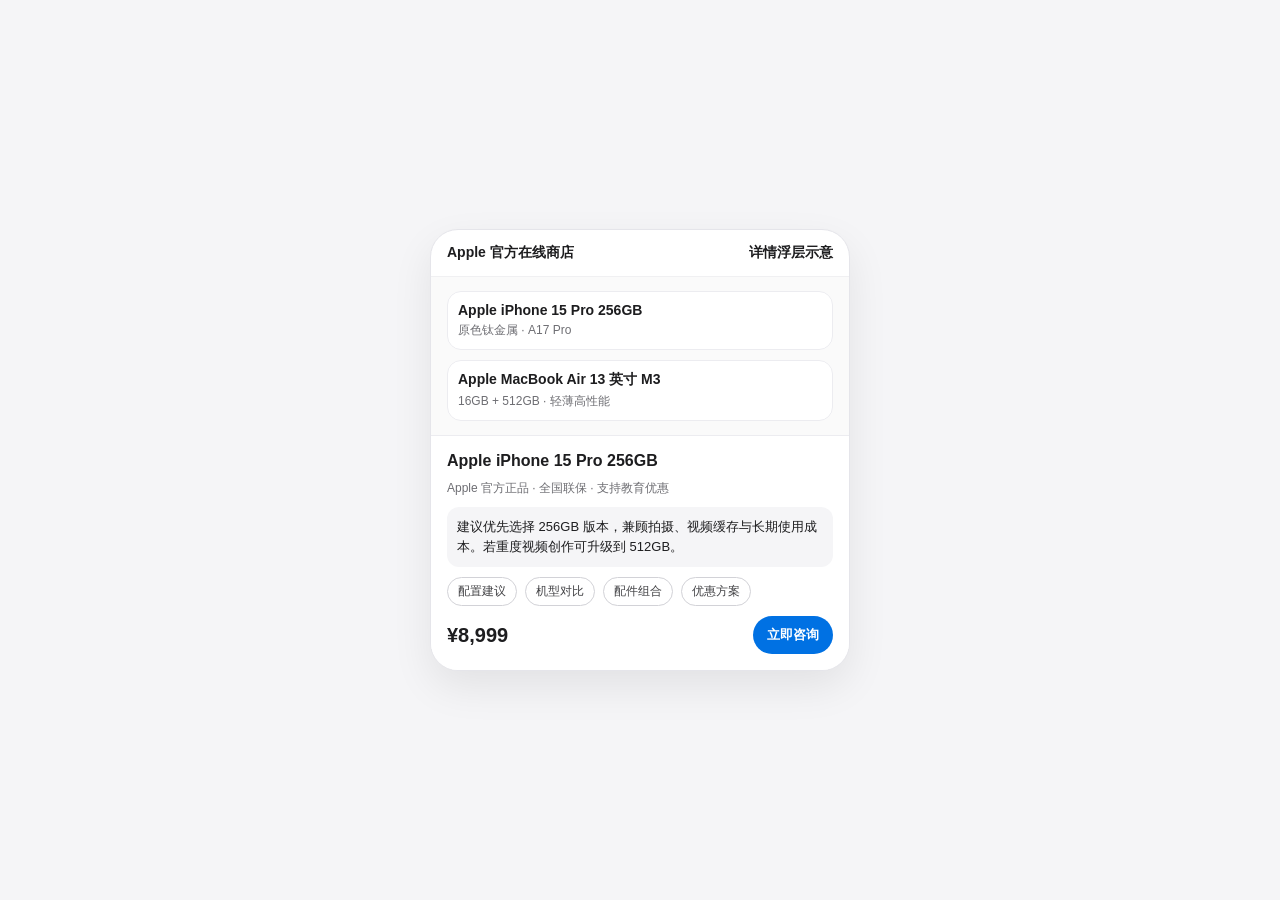
<file: detail-overlay-demo.html>
<!doctype html>
<html lang="zh-CN">
<head>
  <meta charset="UTF-8">
  <meta name="viewport" content="width=device-width, initial-scale=1, viewport-fit=cover">
  <title>Apple 详情浮层示意</title>
  <style>
    * { box-sizing: border-box; margin: 0; padding: 0; }
    body { font-family: -apple-system, BlinkMacSystemFont, "SF Pro Text", "PingFang SC", sans-serif; background: #f5f5f7; color: #1d1d1f; }
    .wrap { width: 100%; min-height: 100vh; display: grid; place-items: center; padding: 20px; }
    .phone { width: min(420px, 100%); border-radius: 28px; overflow: hidden; background: #fff; border: 1px solid #e5e5ea; box-shadow: 0 16px 40px rgba(0, 0, 0, 0.08); }
    .head { padding: 14px 16px; border-bottom: 1px solid #f0f0f2; font-size: 14px; font-weight: 600; display: flex; justify-content: space-between; }
    .feed { padding: 14px 16px; display: grid; gap: 10px; background: #fafafa; }
    .item { background: #fff; border: 1px solid #ececf0; border-radius: 14px; padding: 10px; display: grid; gap: 4px; }
    .item b { font-size: 14px; }
    .item span { font-size: 12px; color: #6e6e73; }
    .overlay { border-top: 1px solid #ececf0; padding: 16px; display: grid; gap: 10px; background: #fff; }
    .title { font-size: 16px; font-weight: 700; }
    .meta { font-size: 12px; color: #6e6e73; }
    .box { background: #f5f5f7; border-radius: 12px; padding: 10px; font-size: 13px; line-height: 1.55; }
    .chips { display: flex; gap: 8px; flex-wrap: wrap; }
    .chip { border: 1px solid #d2d2d7; border-radius: 999px; padding: 5px 10px; font-size: 12px; color: #424245; background: #fff; }
    .price { display: flex; align-items: center; justify-content: space-between; }
    .price strong { font-size: 20px; }
    .btn { border: 0; border-radius: 999px; padding: 10px 14px; font-size: 13px; font-weight: 600; color: #fff; background: #0071e3; }
  </style>
</head>
<body>
  <div class="wrap">
    <section class="phone">
      <header class="head">
        <span>Apple 官方在线商店</span>
        <span>详情浮层示意</span>
      </header>
      <div class="feed">
        <article class="item">
          <b>Apple iPhone 15 Pro 256GB</b>
          <span>原色钛金属 · A17 Pro</span>
        </article>
        <article class="item">
          <b>Apple MacBook Air 13 英寸 M3</b>
          <span>16GB + 512GB · 轻薄高性能</span>
        </article>
      </div>
      <div class="overlay">
        <div class="title">Apple iPhone 15 Pro 256GB</div>
        <div class="meta">Apple 官方正品 · 全国联保 · 支持教育优惠</div>
        <div class="box">建议优先选择 256GB 版本，兼顾拍摄、视频缓存与长期使用成本。若重度视频创作可升级到 512GB。</div>
        <div class="chips">
          <span class="chip">配置建议</span>
          <span class="chip">机型对比</span>
          <span class="chip">配件组合</span>
          <span class="chip">优惠方案</span>
        </div>
        <div class="price">
          <strong>¥8,999</strong>
          <button class="btn" type="button">立即咨询</button>
        </div>
      </div>
    </section>
  </div>
</body>
</html>
</file>
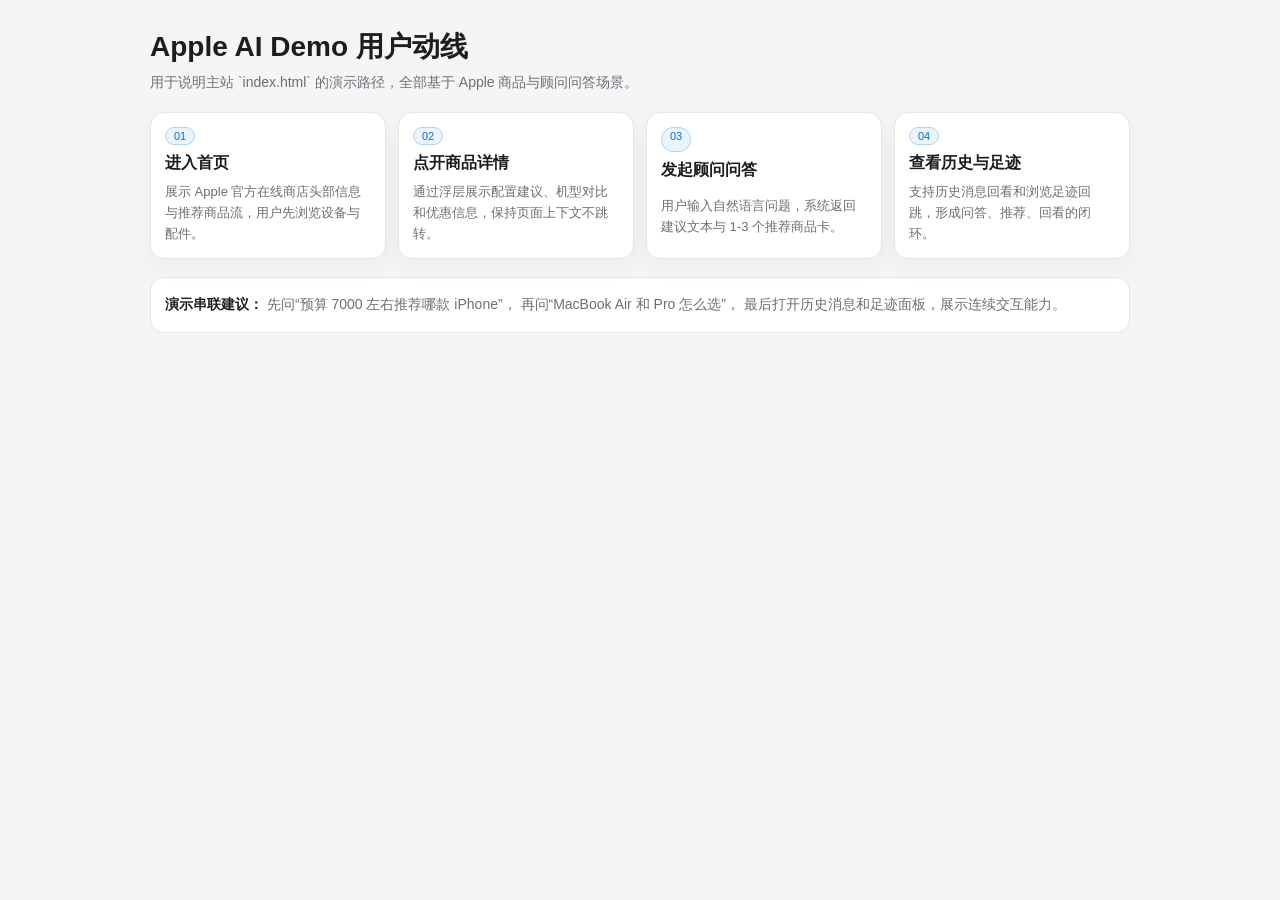
<file: source-journey.html>
<!doctype html>
<html lang="zh-CN">
<head>
  <meta charset="UTF-8">
  <meta name="viewport" content="width=device-width, initial-scale=1">
  <title>Apple AI Demo · 用户动线</title>
  <style>
    :root {
      --bg: #f5f5f7;
      --card: #fff;
      --line: #e5e5ea;
      --text: #1d1d1f;
      --sub: #6e6e73;
      --blue: #0071e3;
    }
    * { box-sizing: border-box; margin: 0; padding: 0; }
    body {
      font-family: -apple-system, BlinkMacSystemFont, "SF Pro Text", "PingFang SC", sans-serif;
      background: var(--bg);
      color: var(--text);
      padding: 28px 16px 40px;
    }
    .container { max-width: 980px; margin: 0 auto; }
    h1 { font-size: 28px; margin-bottom: 8px; }
    .sub { color: var(--sub); font-size: 14px; margin-bottom: 20px; }
    .grid {
      display: grid;
      gap: 12px;
      grid-template-columns: repeat(auto-fit, minmax(220px, 1fr));
    }
    .card {
      background: var(--card);
      border: 1px solid var(--line);
      border-radius: 14px;
      padding: 14px;
      display: grid;
      gap: 8px;
      box-shadow: 0 8px 24px rgba(0, 0, 0, 0.04);
    }
    .step {
      display: inline-block;
      font-size: 11px;
      border-radius: 999px;
      border: 1px solid rgba(0, 113, 227, 0.25);
      color: var(--blue);
      background: rgba(0, 113, 227, 0.08);
      padding: 2px 8px;
      width: fit-content;
    }
    .title { font-size: 16px; font-weight: 700; }
    .desc { color: var(--sub); font-size: 13px; line-height: 1.6; }
    .flow {
      margin-top: 18px;
      background: var(--card);
      border: 1px solid var(--line);
      border-radius: 14px;
      padding: 14px;
      font-size: 14px;
      color: var(--sub);
      line-height: 1.8;
    }
    .flow b { color: var(--text); }
  </style>
</head>
<body>
  <main class="container">
    <h1>Apple AI Demo 用户动线</h1>
    <p class="sub">用于说明主站 `index.html` 的演示路径，全部基于 Apple 商品与顾问问答场景。</p>

    <section class="grid">
      <article class="card">
        <span class="step">01</span>
        <div class="title">进入首页</div>
        <p class="desc">展示 Apple 官方在线商店头部信息与推荐商品流，用户先浏览设备与配件。</p>
      </article>
      <article class="card">
        <span class="step">02</span>
        <div class="title">点开商品详情</div>
        <p class="desc">通过浮层展示配置建议、机型对比和优惠信息，保持页面上下文不跳转。</p>
      </article>
      <article class="card">
        <span class="step">03</span>
        <div class="title">发起顾问问答</div>
        <p class="desc">用户输入自然语言问题，系统返回建议文本与 1-3 个推荐商品卡。</p>
      </article>
      <article class="card">
        <span class="step">04</span>
        <div class="title">查看历史与足迹</div>
        <p class="desc">支持历史消息回看和浏览足迹回跳，形成问答、推荐、回看的闭环。</p>
      </article>
    </section>

    <section class="flow">
      <b>演示串联建议：</b>
      先问“预算 7000 左右推荐哪款 iPhone”，
      再问“MacBook Air 和 Pro 怎么选”，
      最后打开历史消息和足迹面板，展示连续交互能力。
    </section>
  </main>
</body>
</html>
</file>
